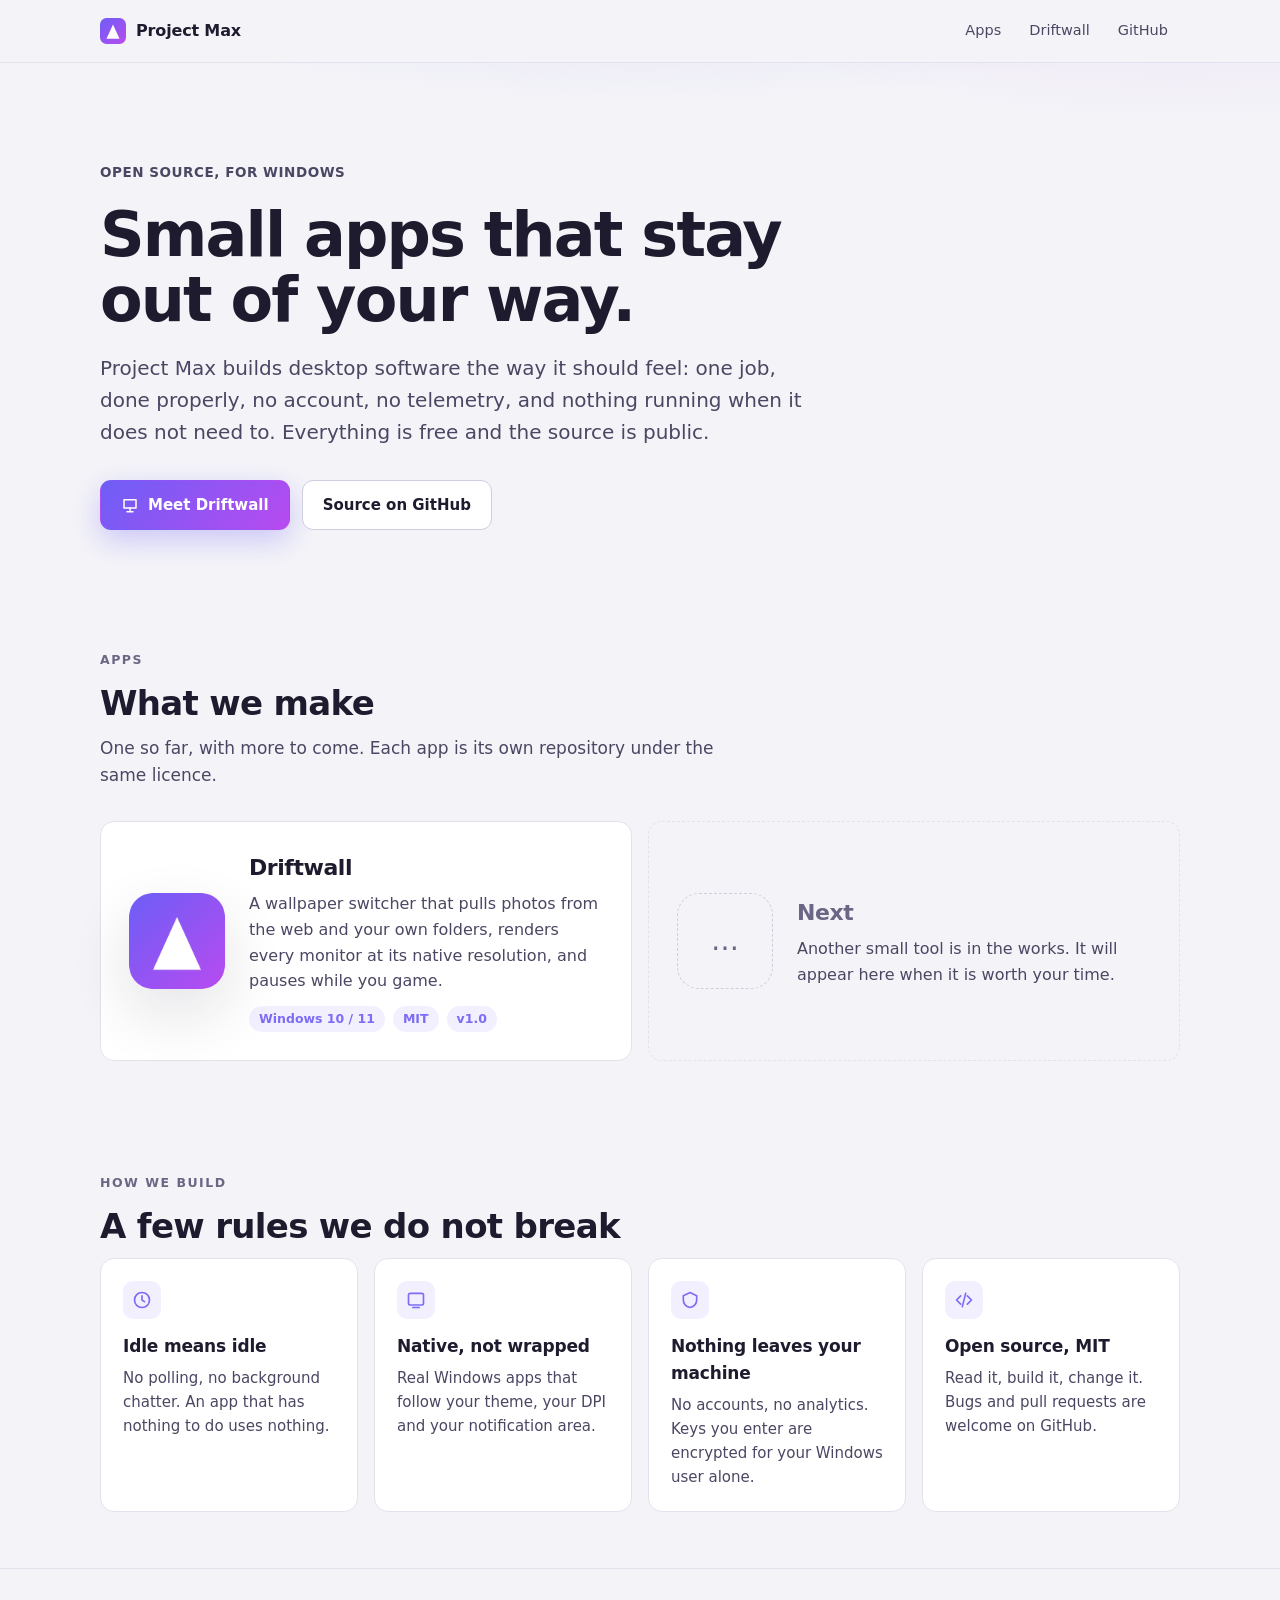
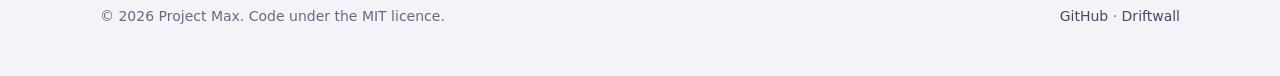
<file: index.html>
<!doctype html>
<html lang="en">
<head>
  <meta charset="utf-8">
  <meta name="google-site-verification" content="p843uNoPbQvJmXIrMuywn1HrinIZUwXNrVJOgoXvoR8">
  <meta name="viewport" content="width=device-width, initial-scale=1">
  <title>Project Max</title>
  <meta name="description" content="Project Max makes small, careful desktop apps for Windows. Free and open source. Driftwall, a wallpaper switcher, is the first.">
  <meta property="og:title" content="Project Max">
  <meta property="og:description" content="Small, careful desktop apps for Windows. Free and open source.">
  <meta property="og:type" content="website">
  <meta property="og:image" content="/assets/driftwall-icon.png">
  <link rel="icon" href="/assets/favicon.svg" type="image/svg+xml">
  <link rel="icon" href="/assets/favicon.png" sizes="48x48">
  <link rel="stylesheet" href="/assets/site.css">
</head>
<body>

<header class="site-header">
  <div class="container">
    <a class="brand" href="/">
      <svg class="mark" viewBox="0 0 64 64" aria-hidden="true">
        <defs><linearGradient id="g" x1="0" y1="0" x2="1" y2="1"><stop offset="0" stop-color="#6d5ef6"/><stop offset="1" stop-color="#b84bf0"/></linearGradient></defs>
        <rect width="64" height="64" rx="16" fill="url(#g)"/>
        <path d="M16 51 L32 16 L48 51 Z" fill="#fff"/>
      </svg>
      Project Max
    </a>
    <nav class="nav">
      <a href="/#apps">Apps</a>
      <a href="/driftwall/">Driftwall</a>
      <a href="https://github.com/projectmax-org">GitHub</a>
    </nav>
  </div>
</header>

<main>
  <section class="hero">
    <div class="container">
      <div class="eyebrow">Open source, for Windows</div>
      <h1>Small apps that stay out of your way.</h1>
      <p class="lede">
        Project Max builds desktop software the way it should feel: one job, done properly, no
        account, no telemetry, and nothing running when it does not need to. Everything is free and
        the source is public.
      </p>
      <div class="actions">
        <a class="button primary" href="/driftwall/">
          <svg viewBox="0 0 24 24" fill="none" stroke="currentColor" stroke-width="2" stroke-linecap="round" stroke-linejoin="round"><path d="M4 5h16v11H4z"/><path d="M8 21h8M12 16v5"/></svg>
          Meet Driftwall
        </a>
        <a class="button" href="https://github.com/projectmax-org">Source on GitHub</a>
      </div>
    </div>
  </section>

  <section id="apps">
    <div class="container">
      <p class="section-label">Apps</p>
      <h2>What we make</h2>
      <p class="section-intro">One so far, with more to come. Each app is its own repository under the same licence.</p>

      <div class="grid" style="grid-template-columns: repeat(auto-fit, minmax(340px, 1fr));">
        <a class="app-card" href="/driftwall/">
          <img src="/assets/driftwall-icon.png" alt="" width="96" height="96">
          <div>
            <h3>Driftwall</h3>
            <p>A wallpaper switcher that pulls photos from the web and your own folders, renders every
               monitor at its native resolution, and pauses while you game.</p>
            <div class="tags"><span class="tag">Windows 10 / 11</span><span class="tag">MIT</span><span class="tag">v1.0</span></div>
          </div>
        </a>

        <div class="app-card soon">
          <div class="placeholder">…</div>
          <div>
            <h3>Next</h3>
            <p>Another small tool is in the works. It will appear here when it is worth your time.</p>
          </div>
        </div>
      </div>
    </div>
  </section>

  <section id="principles">
    <div class="container">
      <p class="section-label">How we build</p>
      <h2>A few rules we do not break</h2>
      <div class="grid" style="grid-template-columns: repeat(auto-fit, minmax(220px, 1fr));">
        <div class="card">
          <div class="icon"><svg viewBox="0 0 24 24" fill="none" stroke="currentColor" stroke-width="2" stroke-linecap="round" stroke-linejoin="round"><circle cx="12" cy="12" r="9"/><path d="M12 7v5l3 2"/></svg></div>
          <h3>Idle means idle</h3>
          <p>No polling, no background chatter. An app that has nothing to do uses nothing.</p>
        </div>
        <div class="card">
          <div class="icon"><svg viewBox="0 0 24 24" fill="none" stroke="currentColor" stroke-width="2" stroke-linecap="round" stroke-linejoin="round"><rect x="3" y="4" width="18" height="14" rx="2"/><path d="M8 21h8"/></svg></div>
          <h3>Native, not wrapped</h3>
          <p>Real Windows apps that follow your theme, your DPI and your notification area.</p>
        </div>
        <div class="card">
          <div class="icon"><svg viewBox="0 0 24 24" fill="none" stroke="currentColor" stroke-width="2" stroke-linecap="round" stroke-linejoin="round"><path d="M12 3l8 4v5c0 5-3.5 8-8 9-4.5-1-8-4-8-9V7z"/></svg></div>
          <h3>Nothing leaves your machine</h3>
          <p>No accounts, no analytics. Keys you enter are encrypted for your Windows user alone.</p>
        </div>
        <div class="card">
          <div class="icon"><svg viewBox="0 0 24 24" fill="none" stroke="currentColor" stroke-width="2" stroke-linecap="round" stroke-linejoin="round"><path d="M8 7l-5 5 5 5M16 7l5 5-5 5M14 4l-4 16"/></svg></div>
          <h3>Open source, MIT</h3>
          <p>Read it, build it, change it. Bugs and pull requests are welcome on GitHub.</p>
        </div>
      </div>
    </div>
  </section>
</main>

<footer class="site-footer">
  <div class="container">
    <div>© 2026 Project Max. Code under the MIT licence.</div>
    <div><a href="https://github.com/projectmax-org">GitHub</a> · <a href="/driftwall/">Driftwall</a></div>
  </div>
</footer>

</body>
</html>
</file>
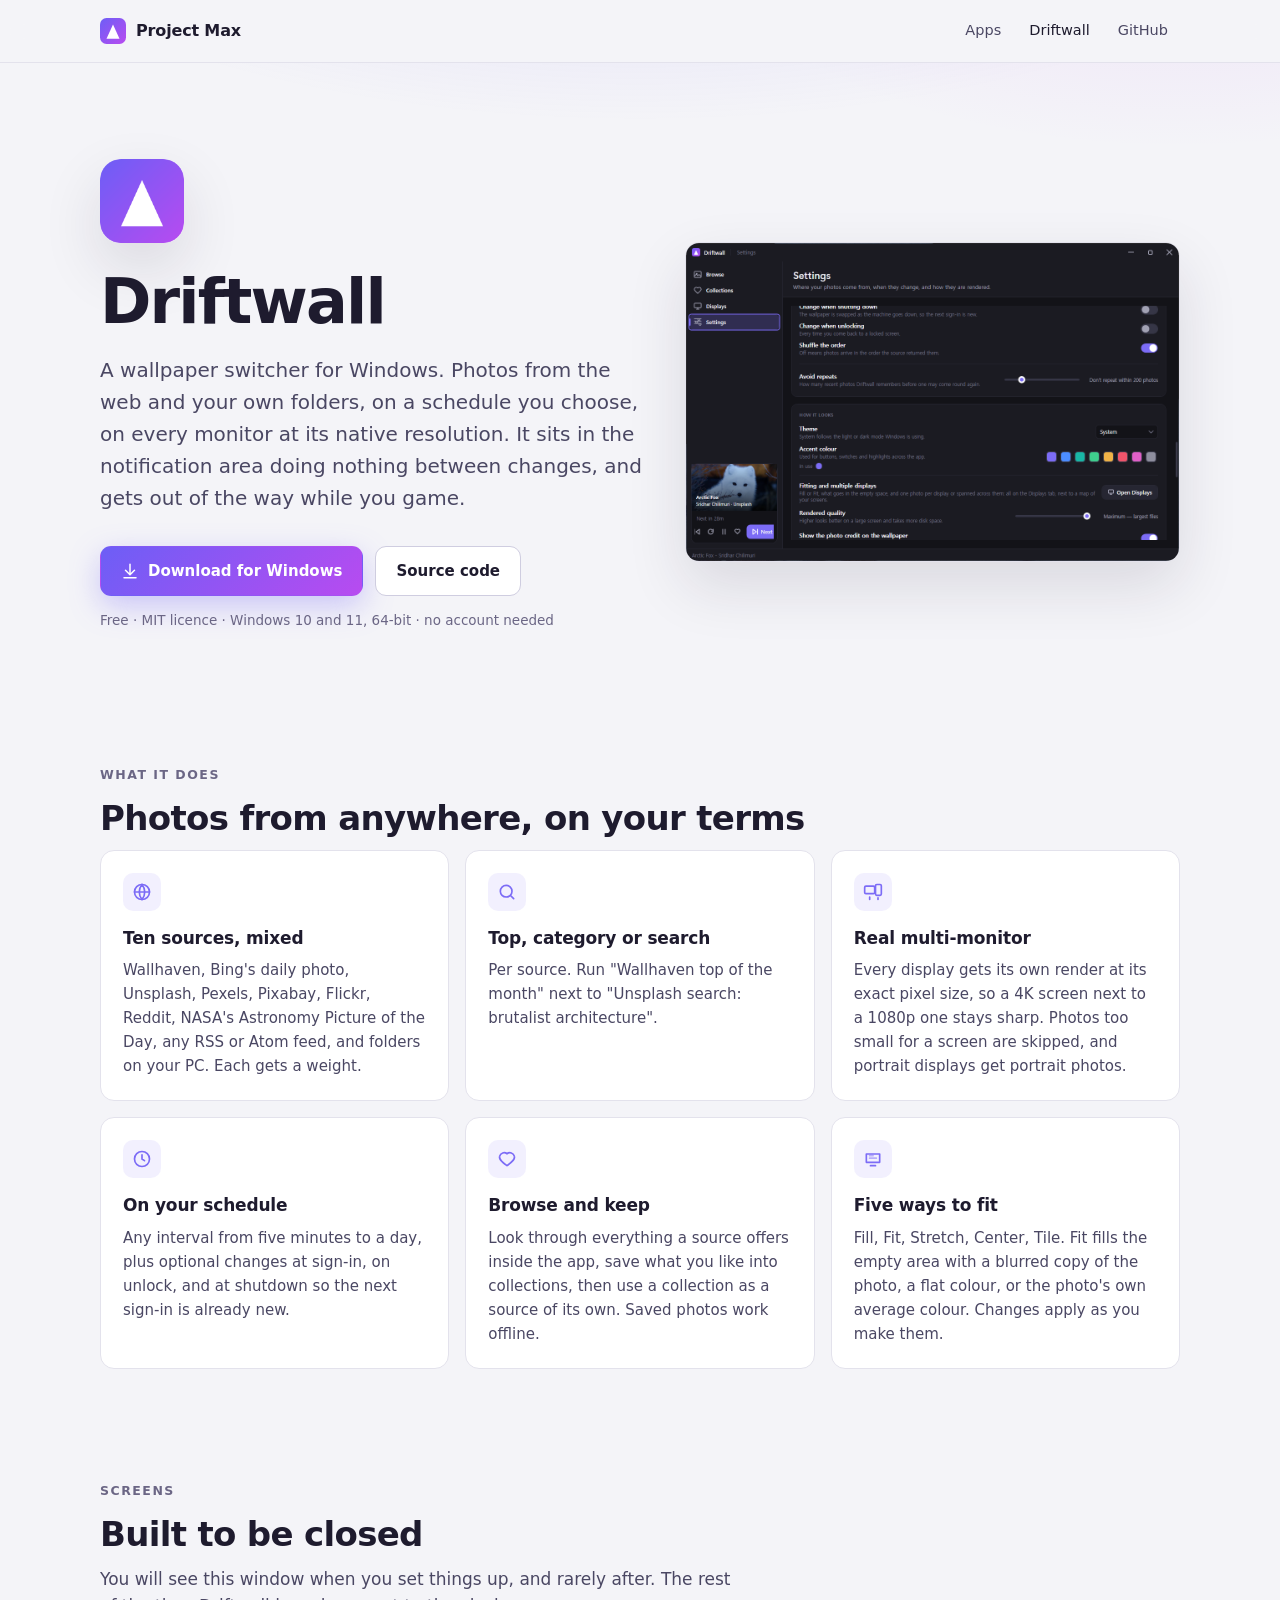
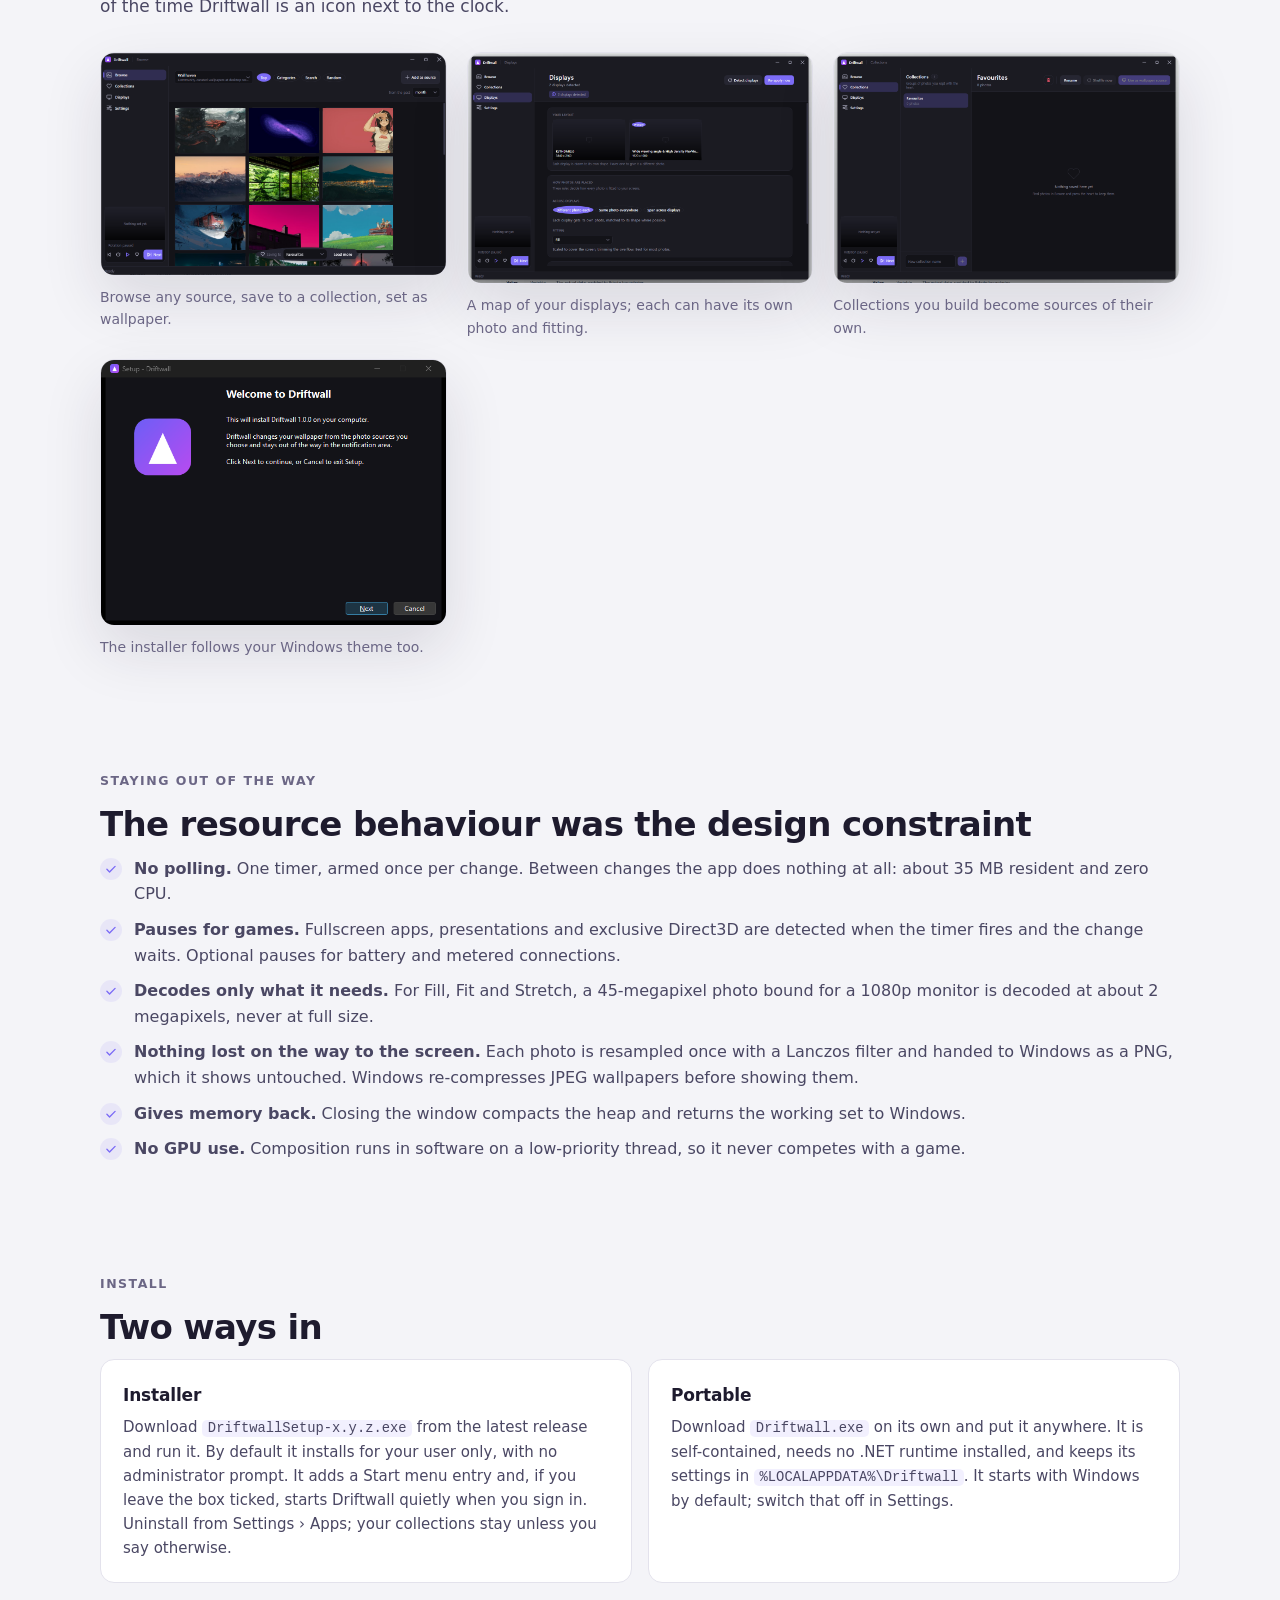
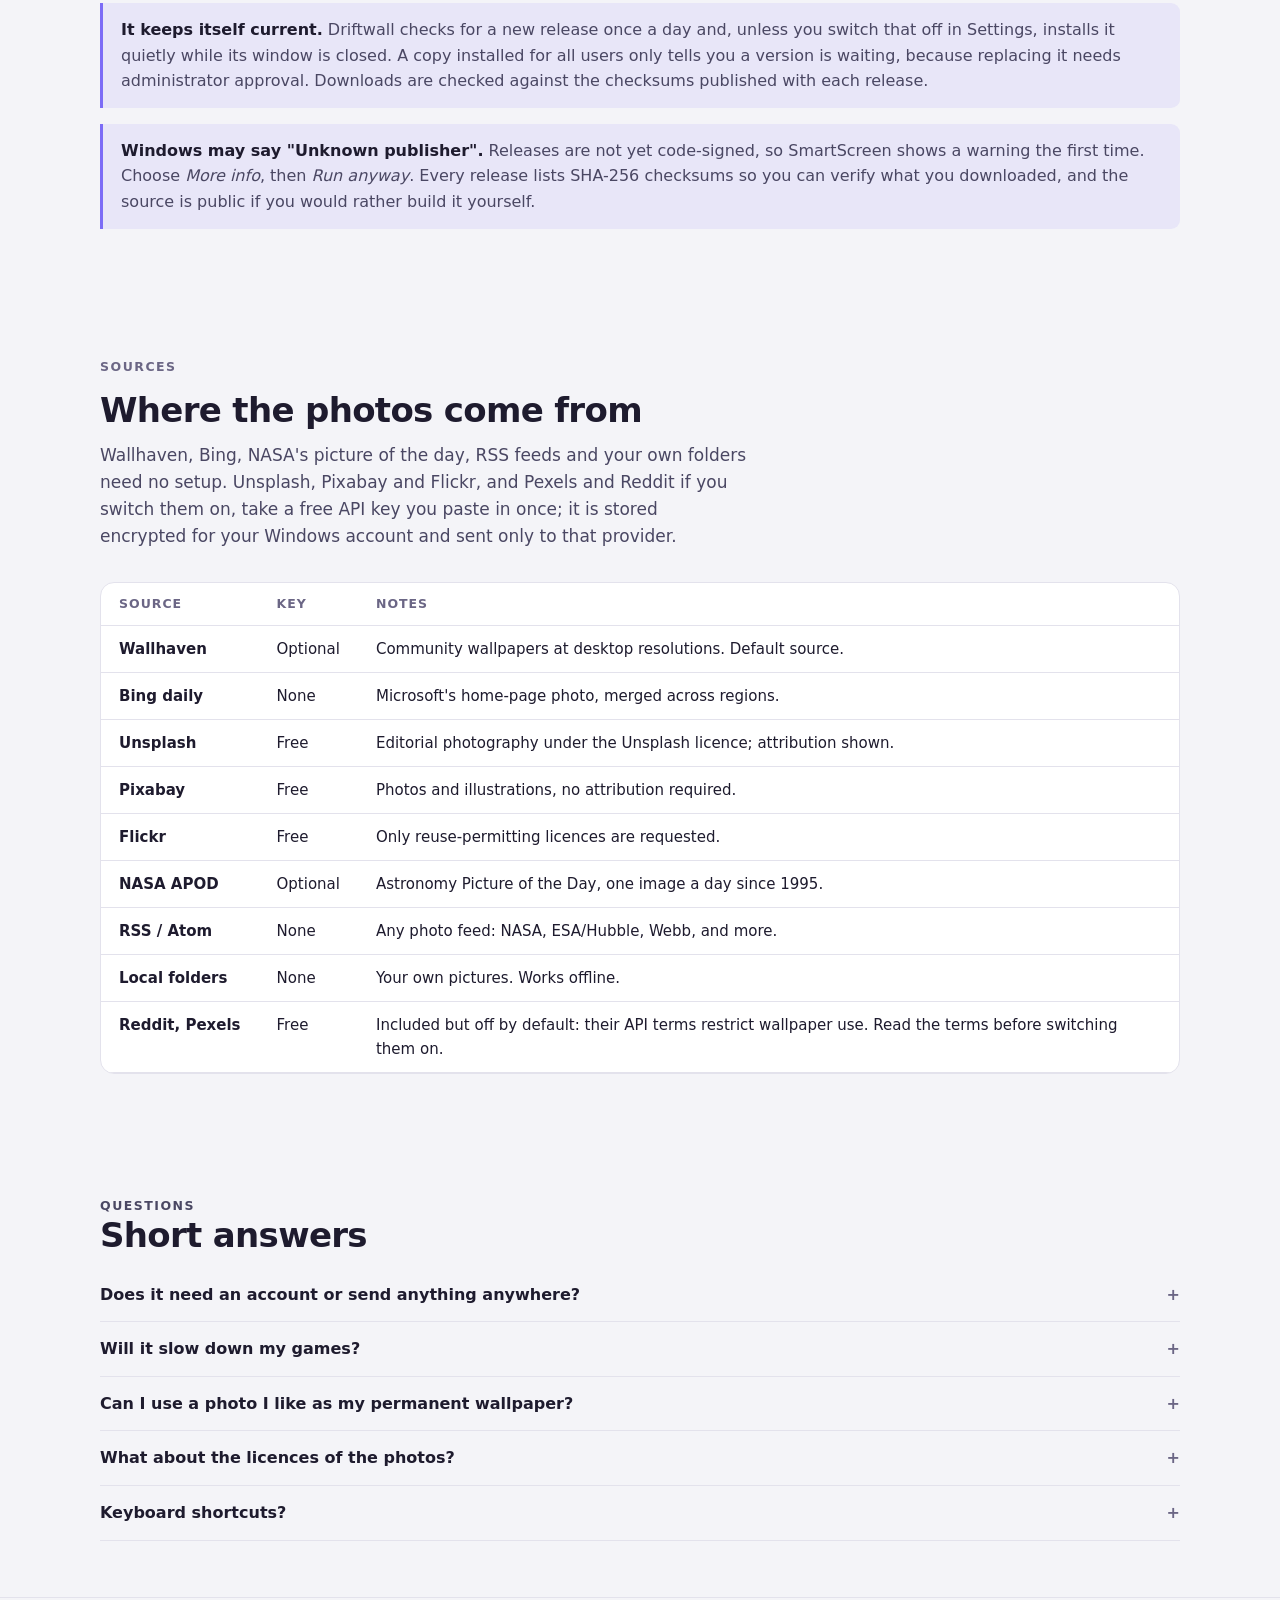
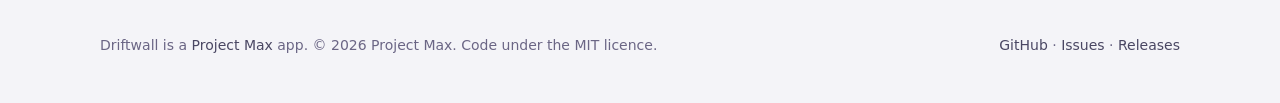
<file: driftwall/index.html>
<!doctype html>
<html lang="en">
<head>
  <meta charset="utf-8">
  <meta name="viewport" content="width=device-width, initial-scale=1">
  <title>Driftwall · Free, open-source wallpaper changer for Windows</title>
  <meta name="description" content="Driftwall is a free, open-source wallpaper changer for Windows 10 and 11. Photos from Wallhaven, Bing, Unsplash, Pexels, NASA and your own folders, on a schedule, sharp on every monitor at its native resolution.">
  <link rel="canonical" href="https://projectmax-org.github.io/driftwall/">
  <meta property="og:site_name" content="Project Max">
  <meta property="og:title" content="Driftwall: a free wallpaper changer for Windows">
  <meta property="og:description" content="Photos from the web and your own folders, on a schedule, sharp on every monitor. Free and open source.">
  <meta property="og:type" content="website">
  <meta property="og:url" content="https://projectmax-org.github.io/driftwall/">
  <meta property="og:image" content="https://projectmax-org.github.io/assets/social/driftwall.png">
  <meta property="og:image:width" content="1200">
  <meta property="og:image:height" content="630">
  <meta property="og:image:alt" content="Driftwall, a wallpaper changer for Windows, next to its settings window">
  <meta name="twitter:card" content="summary_large_image">
  <script type="application/ld+json">
  {
    "@context": "https://schema.org",
    "@type": "SoftwareApplication",
    "name": "Driftwall",
    "description": "A free, open-source wallpaper changer for Windows 10 and 11 that pulls photos from the web and your own folders on a schedule, rendered at each monitor's native resolution.",
    "url": "https://projectmax-org.github.io/driftwall/",
    "applicationCategory": "DesktopEnhancementApplication",
    "operatingSystem": "Windows 10, Windows 11",
    "downloadUrl": "https://github.com/projectmax-org/driftwall/releases/latest",
    "license": "https://opensource.org/licenses/MIT",
    "isAccessibleForFree": true,
    "offers": { "@type": "Offer", "price": "0", "priceCurrency": "USD" },
    "image": "https://projectmax-org.github.io/assets/driftwall-icon.png",
    "screenshot": "https://projectmax-org.github.io/assets/screens/settings.png",
    "author": { "@type": "Organization", "name": "Project Max", "url": "https://projectmax-org.github.io/" },
    "sameAs": ["https://github.com/projectmax-org/driftwall"]
  }
  </script>
  <link rel="icon" href="/assets/favicon.svg" type="image/svg+xml">
  <link rel="icon" href="/assets/favicon.png" sizes="48x48">
  <link rel="stylesheet" href="/assets/site.css">
</head>
<body>

<header class="site-header">
  <div class="container">
    <a class="brand" href="/">
      <svg class="mark" viewBox="0 0 64 64" aria-hidden="true">
        <defs><linearGradient id="g" x1="0" y1="0" x2="1" y2="1"><stop offset="0" stop-color="#6d5ef6"/><stop offset="1" stop-color="#b84bf0"/></linearGradient></defs>
        <rect width="64" height="64" rx="16" fill="url(#g)"/>
        <path d="M16 51 L32 16 L48 51 Z" fill="#fff"/>
      </svg>
      Project Max
    </a>
    <nav class="nav">
      <a href="/#apps">Apps</a>
      <a href="/driftwall/" class="current">Driftwall</a>
      <a href="https://github.com/projectmax-org/driftwall">GitHub</a>
    </nav>
  </div>
</header>

<main>
  <section class="hero">
    <div class="container app-hero">
      <div>
        <img class="icon-lg" src="/assets/driftwall-icon.png" alt="" width="84" height="84">
        <h1>Driftwall</h1>
        <p class="lede">
          A wallpaper switcher for Windows. Photos from the web and your own folders, on a schedule
          you choose, on every monitor at its native resolution. It sits in the notification area
          doing nothing between changes, and gets out of the way while you game.
        </p>
        <div class="actions">
          <a class="button primary" href="https://github.com/projectmax-org/driftwall/releases/latest">
            <svg viewBox="0 0 24 24" fill="none" stroke="currentColor" stroke-width="2" stroke-linecap="round" stroke-linejoin="round"><path d="M12 3v12M6 11l6 6 6-6M4 21h16"/></svg>
            Download for Windows
          </a>
          <a class="button" href="https://github.com/projectmax-org/driftwall">Source code</a>
        </div>
        <p class="meta">Free · MIT licence · Windows 10 and 11, 64-bit · no account needed</p>
      </div>
      <div class="shot">
        <img src="/assets/screens/settings.png" alt="Driftwall's settings page, dark theme, showing the rotation and appearance options" width="1180" height="760">
      </div>
    </div>
  </section>

  <section id="features">
    <div class="container">
      <p class="section-label">What it does</p>
      <h2>Photos from anywhere, on your terms</h2>
      <div class="grid">
        <div class="card">
          <div class="icon"><svg viewBox="0 0 24 24" fill="none" stroke="currentColor" stroke-width="2" stroke-linecap="round" stroke-linejoin="round"><circle cx="12" cy="12" r="9"/><path d="M3 12h18M12 3a14 14 0 0 1 0 18M12 3a14 14 0 0 0 0 18"/></svg></div>
          <h3>Ten sources, mixed</h3>
          <p>Wallhaven, Bing's daily photo, Unsplash, Pexels, Pixabay, Flickr, Reddit, NASA's Astronomy Picture of the Day, any RSS or Atom feed, and folders on your PC. Each gets a weight.</p>
        </div>
        <div class="card">
          <div class="icon"><svg viewBox="0 0 24 24" fill="none" stroke="currentColor" stroke-width="2" stroke-linecap="round" stroke-linejoin="round"><circle cx="11" cy="11" r="7"/><path d="M20 20l-3.5-3.5"/></svg></div>
          <h3>Top, category or search</h3>
          <p>Per source. Run "Wallhaven top of the month" next to "Unsplash search: brutalist architecture".</p>
        </div>
        <div class="card">
          <div class="icon"><svg viewBox="0 0 24 24" fill="none" stroke="currentColor" stroke-width="2" stroke-linecap="round" stroke-linejoin="round"><rect x="2" y="5" width="12" height="9" rx="1.5"/><rect x="15" y="3" width="7" height="13" rx="1.5"/><path d="M8 18v3M18 19v2"/></svg></div>
          <h3>Real multi-monitor</h3>
          <p>Every display gets its own render at its exact pixel size, so a 4K screen next to a 1080p one stays sharp. Photos too small for a screen are skipped, and portrait displays get portrait photos.</p>
        </div>
        <div class="card">
          <div class="icon"><svg viewBox="0 0 24 24" fill="none" stroke="currentColor" stroke-width="2" stroke-linecap="round" stroke-linejoin="round"><circle cx="12" cy="12" r="9"/><path d="M12 7v5l3 2"/></svg></div>
          <h3>On your schedule</h3>
          <p>Any interval from five minutes to a day, plus optional changes at sign-in, on unlock, and at shutdown so the next sign-in is already new.</p>
        </div>
        <div class="card">
          <div class="icon"><svg viewBox="0 0 24 24" fill="none" stroke="currentColor" stroke-width="2" stroke-linecap="round" stroke-linejoin="round"><path d="M20.8 8.6a5.5 5.5 0 0 0-8.8-2.9 5.5 5.5 0 0 0-8.8 2.9c-1 3.3 1.3 6 8.8 11.4 7.5-5.4 9.8-8.1 8.8-11.4z"/></svg></div>
          <h3>Browse and keep</h3>
          <p>Look through everything a source offers inside the app, save what you like into collections, then use a collection as a source of its own. Saved photos work offline.</p>
        </div>
        <div class="card">
          <div class="icon"><svg viewBox="0 0 24 24" fill="none" stroke="currentColor" stroke-width="2" stroke-linecap="round" stroke-linejoin="round"><path d="M4 6h16v10H4zM9 20h6"/><path d="M8 11h8M8 8h4" opacity=".5"/></svg></div>
          <h3>Five ways to fit</h3>
          <p>Fill, Fit, Stretch, Center, Tile. Fit fills the empty area with a blurred copy of the photo, a flat colour, or the photo's own average colour. Changes apply as you make them.</p>
        </div>
      </div>
    </div>
  </section>

  <section id="screens">
    <div class="container">
      <p class="section-label">Screens</p>
      <h2>Built to be closed</h2>
      <p class="section-intro">You will see this window when you set things up, and rarely after. The rest of the time Driftwall is an icon next to the clock.</p>
      <div class="gallery">
        <figure><div class="shot"><img src="/assets/screens/browse.png" alt="Browsing Wallhaven inside Driftwall" loading="lazy"></div><figcaption>Browse any source, save to a collection, set as wallpaper.</figcaption></figure>
        <figure><div class="shot"><img src="/assets/screens/displays.png" alt="The Displays page with a map of two monitors" loading="lazy"></div><figcaption>A map of your displays; each can have its own photo and fitting.</figcaption></figure>
        <figure><div class="shot"><img src="/assets/screens/collections.png" alt="The Collections page" loading="lazy"></div><figcaption>Collections you build become sources of their own.</figcaption></figure>
        <figure><div class="shot"><img src="/assets/screens/installer.png" alt="The Driftwall installer in dark mode" loading="lazy"></div><figcaption>The installer follows your Windows theme too.</figcaption></figure>
      </div>
    </div>
  </section>

  <section id="quiet">
    <div class="container">
      <p class="section-label">Staying out of the way</p>
      <h2>The resource behaviour was the design constraint</h2>
      <ul class="checks">
        <li><span><strong>No polling.</strong> One timer, armed once per change. Between changes the app does nothing at all: about 35 MB resident and zero CPU.</span></li>
        <li><span><strong>Pauses for games.</strong> Fullscreen apps, presentations and exclusive Direct3D are detected when the timer fires and the change waits. Optional pauses for battery and metered connections.</span></li>
        <li><span><strong>Decodes only what it needs.</strong> For Fill, Fit and Stretch, a 45-megapixel photo bound for a 1080p monitor is decoded at about 2 megapixels, never at full size.</span></li>
        <li><span><strong>Nothing lost on the way to the screen.</strong> Each photo is resampled once with a Lanczos filter and handed to Windows as a PNG, which it shows untouched. Windows re-compresses JPEG wallpapers before showing them.</span></li>
        <li><span><strong>Gives memory back.</strong> Closing the window compacts the heap and returns the working set to Windows.</span></li>
        <li><span><strong>No GPU use.</strong> Composition runs in software on a low-priority thread, so it never competes with a game.</span></li>
      </ul>
    </div>
  </section>

  <section id="install">
    <div class="container">
      <p class="section-label">Install</p>
      <h2>Two ways in</h2>
      <div class="grid" style="grid-template-columns: repeat(auto-fit, minmax(300px, 1fr));">
        <div class="card">
          <h3>Installer</h3>
          <p>Download <code>DriftwallSetup-x.y.z.exe</code> from the latest release and run it. By default it installs for your user only, with no administrator prompt. It adds a Start menu entry and, if you leave the box ticked, starts Driftwall quietly when you sign in. Uninstall from Settings › Apps; your collections stay unless you say otherwise.</p>
        </div>
        <div class="card">
          <h3>Portable</h3>
          <p>Download <code>Driftwall.exe</code> on its own and put it anywhere. It is self-contained, needs no .NET runtime installed, and keeps its settings in <code>%LOCALAPPDATA%\Driftwall</code>. It starts with Windows by default; switch that off in Settings.</p>
        </div>
      </div>
      <p class="note" style="margin-top: 20px;">
        <strong>It keeps itself current.</strong> Driftwall checks for a new release once a day and, unless you
        switch that off in Settings, installs it quietly while its window is closed. A copy installed for all users only tells you a version is waiting, because replacing it needs administrator approval. Downloads are checked against
        the checksums published with each release.
      </p>
      <p class="note" style="margin-top: 12px;">
        <strong>Windows may say "Unknown publisher".</strong> Releases are not yet code-signed, so SmartScreen shows a
        warning the first time. Choose <em>More info</em>, then <em>Run anyway</em>. Every release lists SHA-256
        checksums so you can verify what you downloaded, and the source is public if you would rather build it yourself.
      </p>
    </div>
  </section>

  <section id="sources">
    <div class="container">
      <p class="section-label">Sources</p>
      <h2>Where the photos come from</h2>
      <p class="section-intro">Wallhaven, Bing, NASA's picture of the day, RSS feeds and your own folders need no setup. Unsplash, Pixabay and Flickr, and Pexels and Reddit if you switch them on, take a free API key you paste in once; it is stored encrypted for your Windows account and sent only to that provider.</p>
      <div class="table-wrap">
        <table>
          <thead><tr><th>Source</th><th>Key</th><th>Notes</th></tr></thead>
          <tbody>
            <tr><td>Wallhaven</td><td>Optional</td><td>Community wallpapers at desktop resolutions. Default source.</td></tr>
            <tr><td>Bing daily</td><td>None</td><td>Microsoft's home-page photo, merged across regions.</td></tr>
            <tr><td>Unsplash</td><td>Free</td><td>Editorial photography under the Unsplash licence; attribution shown.</td></tr>
            <tr><td>Pixabay</td><td>Free</td><td>Photos and illustrations, no attribution required.</td></tr>
            <tr><td>Flickr</td><td>Free</td><td>Only reuse-permitting licences are requested.</td></tr>
            <tr><td>NASA APOD</td><td>Optional</td><td>Astronomy Picture of the Day, one image a day since 1995.</td></tr>
            <tr><td>RSS / Atom</td><td>None</td><td>Any photo feed: NASA, ESA/Hubble, Webb, and more.</td></tr>
            <tr><td>Local folders</td><td>None</td><td>Your own pictures. Works offline.</td></tr>
            <tr><td>Reddit, Pexels</td><td>Free</td><td>Included but off by default: their API terms restrict wallpaper use. Read the terms before switching them on.</td></tr>
          </tbody>
        </table>
      </div>
    </div>
  </section>

  <section id="faq" class="faq">
    <div class="container">
      <p class="section-label">Questions</p>
      <h2>Short answers</h2>
      <details><summary>Does it need an account or send anything anywhere?</summary><p>No account and no telemetry. Driftwall fetches photos from the sources you enabled, sends the attribution ping some providers require when a photo is used, and checks GitHub once a day for a new release, downloading it when an update is installed.</p></details>
      <details><summary>Will it slow down my games?</summary><p>No. Changes are deferred while a fullscreen app is running, and wallpapers are composed in software on a low-priority thread, so the GPU is left to the game.</p></details>
      <details><summary>Can I use a photo I like as my permanent wallpaper?</summary><p>Yes. Pause the rotation from the tray menu, or save the photo to a collection so it survives cache clean-ups and works offline.</p></details>
      <details><summary>What about the licences of the photos?</summary><p>They vary by source. Every photo links to its source page, which is the authoritative word on what you may do with it. The repository's <a href="https://github.com/projectmax-org/driftwall/blob/main/docs/SOURCES.md">SOURCES.md</a> summarises each provider's terms.</p></details>
      <details><summary>Keyboard shortcuts?</summary><p><kbd>Ctrl</kbd> + <kbd>→</kbd> next, <kbd>Ctrl</kbd> + <kbd>←</kbd> previous, <kbd>F5</kbd> re-render, <kbd>Esc</kbd> close to the notification area.</p></details>
    </div>
  </section>
</main>

<footer class="site-footer">
  <div class="container">
    <div>Driftwall is a <a href="/">Project Max</a> app. © 2026 Project Max. Code under the MIT licence.</div>
    <div><a href="https://github.com/projectmax-org/driftwall">GitHub</a> · <a href="https://github.com/projectmax-org/driftwall/issues">Issues</a> · <a href="https://github.com/projectmax-org/driftwall/releases">Releases</a></div>
  </div>
</footer>

</body>
</html>
</file>
<file: assets/site.css>
/* Project Max site. Same tokens as the apps: dark-first, one accent, quiet surfaces. */

:root {
  color-scheme: light dark;
  --bg: #0f0f14;
  --surface: #16161d;
  --elevated: #1e1e27;
  --border: #2a2a36;
  --border-strong: #3a3a49;
  --text: #ececf3;
  --text-2: #b8b6c8;
  --muted: #8f8da3;
  --accent: #7c6cf6;
  --accent-2: #b84bf0;
  --accent-soft: rgba(124, 108, 246, 0.14);
  --on-accent: #ffffff;
  --shadow: 0 24px 60px rgba(0, 0, 0, 0.45);
  --radius: 14px;
  --radius-sm: 9px;
}

@media (prefers-color-scheme: light) {
  :root {
    --bg: #f4f4f8;
    --surface: #ffffff;
    --elevated: #ffffff;
    --border: #e3e2ec;
    --border-strong: #cfcde0;
    --text: #1e1b2e;
    --text-2: #4a4763;
    --muted: #6b6685;
    --accent-soft: rgba(124, 108, 246, 0.10);
    --shadow: 0 24px 60px rgba(30, 27, 46, 0.12);
  }
}

* { box-sizing: border-box; }

html { scroll-behavior: smooth; }

body {
  margin: 0;
  background: var(--bg);
  color: var(--text);
  font: 16px/1.6 "Segoe UI Variable Text", "Segoe UI", system-ui, -apple-system, "Helvetica Neue", Arial, sans-serif;
  -webkit-font-smoothing: antialiased;
  text-rendering: optimizeLegibility;
}

a { color: var(--accent); text-decoration: none; }
a:hover { text-decoration: underline; text-underline-offset: 3px; }

img { max-width: 100%; height: auto; display: block; }

code, kbd {
  font-family: "Cascadia Code", "Cascadia Mono", Consolas, "SFMono-Regular", Menlo, monospace;
  font-size: 0.92em;
  background: var(--accent-soft);
  padding: 0.1em 0.4em;
  border-radius: 5px;
}

pre {
  background: var(--surface);
  border: 1px solid var(--border);
  border-radius: var(--radius-sm);
  padding: 14px 18px;
  overflow-x: auto;
}
pre code { background: none; padding: 0; }

.container { width: min(1080px, calc(100% - 48px)); margin: 0 auto; }

/* ---------- header ---------- */

.site-header {
  position: sticky;
  top: 0;
  z-index: 10;
  backdrop-filter: blur(14px);
  background: color-mix(in srgb, var(--bg) 82%, transparent);
  border-bottom: 1px solid var(--border);
}

.site-header .container {
  display: flex;
  align-items: center;
  justify-content: space-between;
  height: 62px;
}

.brand {
  display: flex;
  align-items: center;
  gap: 10px;
  color: var(--text);
  font-weight: 600;
  letter-spacing: -0.01em;
}
.brand:hover { text-decoration: none; }

.mark {
  width: 26px;
  height: 26px;
  flex: none;
}

.nav {
  display: flex;
  gap: 4px;
}

.nav a {
  color: var(--text-2);
  padding: 7px 12px;
  border-radius: 8px;
  font-size: 14.5px;
}
.nav a:hover { background: var(--accent-soft); color: var(--text); text-decoration: none; }
.nav a.current { color: var(--text); }

/* ---------- hero ---------- */

.hero {
  padding: 96px 0 64px;
  position: relative;
  overflow: hidden;
}

.hero::before {
  content: "";
  position: absolute;
  inset: -40% -20% auto;
  height: 140%;
  background:
    radial-gradient(60% 50% at 50% 0%, rgba(124, 108, 246, 0.22), transparent 70%),
    radial-gradient(40% 40% at 80% 10%, rgba(184, 75, 240, 0.12), transparent 70%);
  pointer-events: none;
}

.hero > .container { position: relative; }

.eyebrow {
  display: inline-flex;
  align-items: center;
  gap: 8px;
  color: var(--text-2);
  font-size: 13.5px;
  font-weight: 600;
  letter-spacing: 0.04em;
  text-transform: uppercase;
  margin-bottom: 18px;
}

h1 {
  font-size: clamp(38px, 6vw, 62px);
  line-height: 1.05;
  letter-spacing: -0.03em;
  margin: 0 0 20px;
  max-width: 16ch;
}

.lede {
  font-size: clamp(17px, 2vw, 20px);
  color: var(--text-2);
  max-width: 56ch;
  margin: 0 0 32px;
}

.actions { display: flex; flex-wrap: wrap; gap: 12px; align-items: center; }

.button {
  display: inline-flex;
  align-items: center;
  gap: 9px;
  padding: 12px 20px;
  border-radius: 11px;
  font-weight: 600;
  font-size: 15px;
  border: 1px solid var(--border-strong);
  color: var(--text);
  background: var(--surface);
  transition: transform 120ms ease, background 120ms ease, border-color 120ms ease;
}
.button:hover { text-decoration: none; transform: translateY(-1px); border-color: var(--accent); }
.button.primary {
  color: var(--on-accent);
  border-color: transparent;
  background: linear-gradient(135deg, #6d5ef6, #b84bf0);
  box-shadow: 0 10px 30px rgba(124, 108, 246, 0.35);
}
.button svg { width: 18px; height: 18px; }

.meta { color: var(--muted); font-size: 13.5px; margin-top: 14px; }

/* ---------- sections ---------- */

section { padding: 56px 0; }

.section-label {
  color: var(--muted);
  font-size: 12.5px;
  font-weight: 700;
  letter-spacing: 0.12em;
  text-transform: uppercase;
  margin: 0 0 14px;
}

h2 {
  font-size: clamp(26px, 3.4vw, 34px);
  letter-spacing: -0.02em;
  line-height: 1.15;
  margin: 0 0 12px;
}

.section-intro { color: var(--text-2); max-width: 60ch; margin: 0 0 32px; font-size: 17px; }

.grid {
  display: grid;
  gap: 16px;
  grid-template-columns: repeat(auto-fill, minmax(260px, 1fr));
}

.card {
  background: var(--surface);
  border: 1px solid var(--border);
  border-radius: var(--radius);
  padding: 22px;
}

.card h3 { margin: 0 0 6px; font-size: 17px; letter-spacing: -0.01em; }
.card p { margin: 0; color: var(--text-2); font-size: 15px; }

.card .icon {
  width: 38px;
  height: 38px;
  border-radius: 10px;
  background: var(--accent-soft);
  color: var(--accent);
  display: grid;
  place-items: center;
  margin-bottom: 14px;
}
.card .icon svg { width: 20px; height: 20px; }

/* App tile on the landing page */

.app-card {
  display: grid;
  grid-template-columns: 96px 1fr;
  gap: 24px;
  align-items: center;
  padding: 28px;
  background: var(--surface);
  border: 1px solid var(--border);
  border-radius: var(--radius);
  color: var(--text);
  transition: border-color 120ms ease, transform 120ms ease;
}
.app-card:hover { text-decoration: none; border-color: var(--accent); transform: translateY(-2px); }
.app-card img { width: 96px; height: 96px; border-radius: 22px; box-shadow: var(--shadow); }
.app-card h3 { margin: 0 0 6px; font-size: 22px; letter-spacing: -0.02em; }
.app-card p { margin: 0; color: var(--text-2); }
.app-card .tags { margin-top: 12px; display: flex; gap: 8px; flex-wrap: wrap; }

.tag {
  font-size: 12.5px;
  font-weight: 600;
  padding: 3px 10px;
  border-radius: 999px;
  background: var(--accent-soft);
  color: var(--accent);
}

.app-card.soon {
  color: var(--muted);
  border-style: dashed;
  background: transparent;
}
.app-card.soon:hover { transform: none; border-color: var(--border-strong); }
.app-card.soon .placeholder {
  width: 96px;
  height: 96px;
  border-radius: 22px;
  border: 1px dashed var(--border-strong);
  display: grid;
  place-items: center;
  font-size: 28px;
}

/* ---------- screenshots ---------- */

.shot {
  border-radius: var(--radius);
  overflow: hidden;
  border: 1px solid var(--border);
  box-shadow: var(--shadow);
  background: var(--surface);
}

.gallery {
  display: grid;
  gap: 20px;
  grid-template-columns: repeat(auto-fit, minmax(320px, 1fr));
}
.gallery figure { margin: 0; }
.gallery figcaption { color: var(--muted); font-size: 14px; margin-top: 10px; }

/* ---------- app hero ---------- */

.app-hero { display: grid; gap: 40px; grid-template-columns: 1.1fr 1fr; align-items: center; }
.app-hero .icon-lg { width: 84px; height: 84px; border-radius: 20px; box-shadow: var(--shadow); margin-bottom: 26px; }
@media (max-width: 860px) { .app-hero { grid-template-columns: 1fr; } }

/* ---------- lists & tables ---------- */

.checks { list-style: none; padding: 0; margin: 0; display: grid; gap: 10px; }
.checks li { display: flex; gap: 12px; color: var(--text-2); }
.checks li::before {
  content: "";
  flex: none;
  width: 22px; height: 22px;
  border-radius: 50%;
  background: var(--accent-soft);
  background-image: url("data:image/svg+xml,%3Csvg xmlns='http://www.w3.org/2000/svg' viewBox='0 0 24 24' fill='none' stroke='%237c6cf6' stroke-width='2.4' stroke-linecap='round' stroke-linejoin='round'%3E%3Cpath d='M5 12.5l4.5 4.5L19 7.5'/%3E%3C/svg%3E");
  background-size: 14px;
  background-position: center;
  background-repeat: no-repeat;
  margin-top: 2px;
}

table { width: 100%; border-collapse: collapse; font-size: 15px; }
th, td { text-align: left; padding: 11px 12px; border-bottom: 1px solid var(--border); vertical-align: top; }
th { color: var(--muted); font-size: 12.5px; letter-spacing: 0.08em; text-transform: uppercase; font-weight: 700; }
td:first-child { font-weight: 600; white-space: nowrap; }
.table-wrap { overflow-x: auto; border: 1px solid var(--border); border-radius: var(--radius); background: var(--surface); }
.table-wrap table { min-width: 560px; }
.table-wrap td, .table-wrap th { padding-left: 18px; padding-right: 18px; }

.note {
  border-left: 3px solid var(--accent);
  background: var(--accent-soft);
  padding: 14px 18px;
  border-radius: 0 var(--radius-sm) var(--radius-sm) 0;
  color: var(--text-2);
}
.note strong { color: var(--text); }

.faq details { border-bottom: 1px solid var(--border); padding: 14px 0; }
.faq summary { cursor: pointer; font-weight: 600; list-style: none; display: flex; justify-content: space-between; }
.faq summary::-webkit-details-marker { display: none; }
.faq summary::after { content: "+"; color: var(--muted); }
.faq details[open] summary::after { content: "–"; }
.faq p { color: var(--text-2); margin: 10px 0 0; }

kbd { border: 1px solid var(--border-strong); background: var(--surface); }

/* ---------- footer ---------- */

.site-footer {
  border-top: 1px solid var(--border);
  padding: 36px 0 48px;
  color: var(--muted);
  font-size: 14px;
}
.site-footer .container { display: flex; flex-wrap: wrap; gap: 16px 32px; justify-content: space-between; align-items: center; }
.site-footer a { color: var(--text-2); }

@media (max-width: 640px) {
  .hero { padding: 64px 0 40px; }
  section { padding: 40px 0; }
  .app-card { grid-template-columns: 1fr; }
  .nav a { padding: 7px 9px; }
}
</file>
